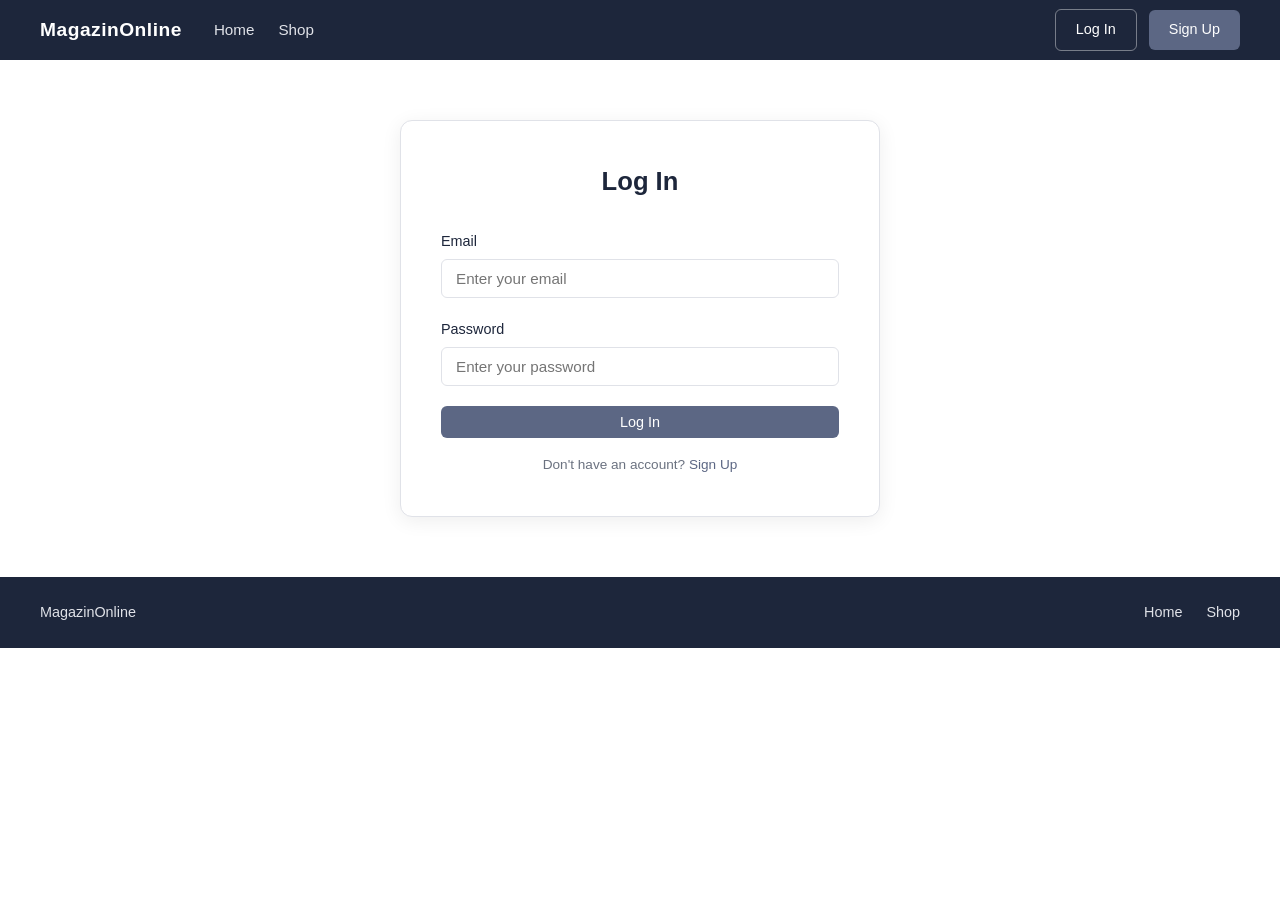
<file: admin-dashboard.html>
<!--Page made by Daria Mazareanu-->
<!DOCTYPE html>
<html lang="en">
<head>
    <meta charset="UTF-8">
    <meta name="viewport" content="width=device-width, initial-scale=1.0">
    <title>Admin Dashboard — MagazinOnline</title>
    <link rel="stylesheet" href="css/style.css">
</head>
<body>

    <div id="navbar"></div>

    <div class="page-wrapper">
        <h1 class="page-title">Administrator Dashboard</h1>

        <!-- Section for all of the applications that are pending request -->
        <div class="dashboard-section">
            <h2 class="section-title">Pending Requests</h2>
            <div id="pendingMessage" class="message" style="display:none;"></div>
            <div id="pendingList"></div>
            <div id="pendingEmpty" class="empty-state" style="display:none;">
                <p>No pending seller registrations.</p>
            </div>
        </div>

        <!-- All sellers -->
        <div class="dashboard-section">
            <h2 class="section-title">All Registered Sellers</h2>
            <div id="sellersMessage" class="message" style="display:none;"></div>
            <table class="data-table" id="sellersTable" style="display:none;">
                <thead>
                    <tr>
                        <th>Email</th>
                        <th>Status</th>
                        <th>Actions</th>
                    </tr>
                </thead>
                <tbody id="sellerTableBody"></tbody>
            </table>
            <div id="sellersEmpty" class="empty-state" style="display:none;">
                <p>No sellers registered yet.</p>
            </div>
        </div>

    </div>

    <footer>
        <span>MagazinOnline</span>
        <div>
            <a href="index.html">Home</a>
            <a href="shop.html">Shop</a>
        </div>
    </footer>

    <script src="js/auth.js"></script>
    <script src="js/navbar.js"></script>
    <script src="js/api.js"></script>

    <!--Script for the admin/manager functionalities-->

    <script>
        let allSellers = [];

        document.addEventListener('DOMContentLoaded', async () => {
            if (!isLoggedIn() || !isRole('ADMIN')) {
                window.location.href = 'login.html';
                return;
            }
            await loadSellers();
        });

        async function loadSellers() {
            try {
                allSellers = await getAllSellers();
                renderPending();
                renderAllSellers();
            } catch (e) {
                showSectionMessage('sellersMessage', 
                    'Cannot connect to server.', 'error');
            }
        }

        function renderPending() {
            const pendingList = document.getElementById('pendingList');
            const pendingEmpty = document.getElementById('pendingEmpty');
            pendingList.innerHTML = '';
            pendingEmpty.style.display = 'none';

            const pending = allSellers.filter(s => !s.approved && s.active);

            if (pending.length === 0) {
                pendingEmpty.style.display = 'block';
                return;
            }

            pendingList.innerHTML = pending.map(s => `
                <div class="offer-card">
                    <div class="offer-info">
                        <div class="offer-product">${s.email}</div>
                        <div class="offer-buyer">Requested seller registration</div>
                    </div>
                    <div class="offer-actions">
                        <button class="btn btn-success" onclick="doApprove(${s.id})">
                            Approve
                        </button>
                        <button class="btn btn-danger" onclick="doDeactivate(${s.id})">
                            Decline
                        </button>
                    </div>
                </div>
            `).join('');
        }

        function renderAllSellers() {
            const tbody = document.getElementById('sellerTableBody');
            const table = document.getElementById('sellersTable');
            const empty = document.getElementById('sellersEmpty');

            tbody.innerHTML = '';

            const approved = allSellers.filter(s => s.approved);

            if (approved.length === 0) {
                empty.style.display = 'block';
                table.style.display = 'none';
                return;
            }

            table.style.display = 'table';
            approved.forEach(s => {
                const isActive = s.active !== false;
                tbody.innerHTML += `
                    <tr>
                        <td>${s.email}</td>
                        <td>
                            <span class="badge ${isActive ? 
                                'badge-active' : 'badge-deactivated'}">
                                ${isActive ? 'Active' : 'Deactivated'}
                            </span>
                        </td>
                        <td>
                            ${isActive ? `
                                <button class="btn btn-danger" 
                                    onclick="doDeactivate(${s.id})">
                                    Deactivate
                                </button>
                            ` : `
                                <span style="color:var(--grey-text); 
                                    font-size:0.85rem;">
                                    Account deactivated
                                </span>
                            `}
                        </td>
                    </tr>
                `;
            });
        }

        async function doApprove(id) {
            const response = await approveSeller(id);
            if (response.includes('successfully')) {
                showSectionMessage('pendingMessage', 
                    'Seller approved successfully!', 'success');
            }
            await loadSellers();
        }

        async function doDeactivate(id) {
            if (!confirm('Are you sure you want to deactivate this seller? ' +
                'They will no longer be able to log in.')) return;
            const response = await deactivateSeller(id);
            if (response.includes('successfully')) {
                showSectionMessage('sellersMessage', 
                    'Seller deactivated successfully!', 'success');
            }
            await loadSellers();
        }

        function showSectionMessage(elementId, text, type) {
            const box = document.getElementById(elementId);
            box.textContent = text;
            box.className = `message message-${type}`;
            box.style.display = 'block';
            setTimeout(() => box.style.display = 'none', 4000);
        }
    </script>

</body>
</html>
</file>
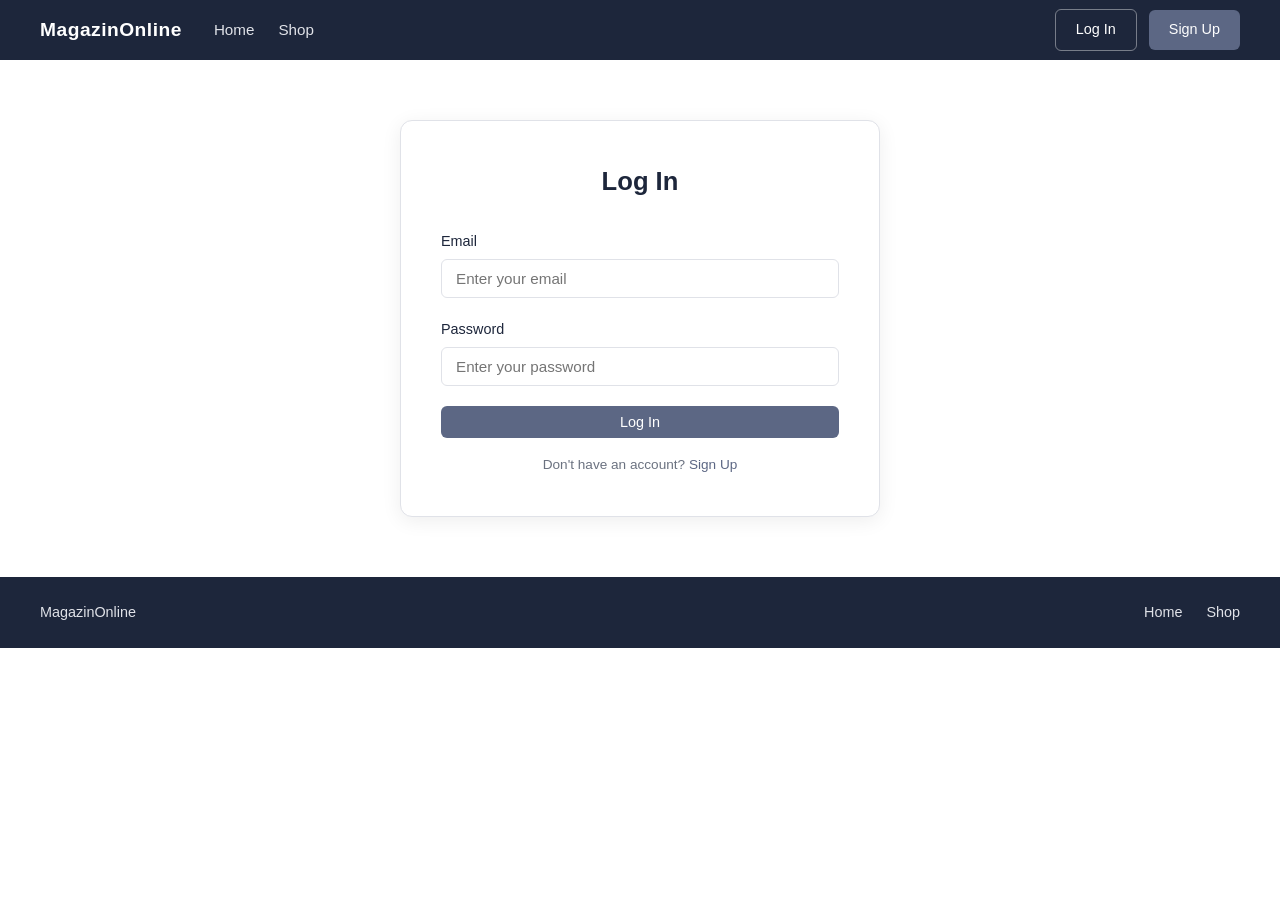
<file: login.html>
<!--Page made by Daria Mazareanu-->
<!DOCTYPE html>
<html lang="en">
<head>
    <meta charset="UTF-8">
    <meta name="viewport" content="width=device-width, initial-scale=1.0">
    <title>Login — MagazinOnline</title>
    <link rel="stylesheet" href="css/style.css">
</head>
<body>

    <div id="navbar"></div>

    <div class="form-wrapper">
        <h2 class="form-title">Log In</h2>

        <div id="message" class="message" style="display:none;"></div>

        <div class="form-group">
            <label for="email">Email</label>
            <input type="email" id="email" placeholder="Enter your email">
        </div>

        <div class="form-group">
            <label for="password">Password</label>
            <input type="password" id="password" placeholder="Enter your password">
        </div>

        <button class="btn btn-primary" style="width:100%;" onclick="handleLogin()">
            Log In
        </button>

        <p class="form-link">
            Don't have an account? <a href="register.html">Sign Up</a>
        </p>
    </div>

    <footer>
        <span>MagazinOnline</span>
        <div>
            <a href="index.html">Home</a>
            <a href="shop.html">Shop</a>
        </div>
    </footer>

    <script src="js/auth.js"></script>
    <script src="js/navbar.js"></script>
    <script src="js/api.js"></script>

    <!--Script for handling all user types, redirects to the appropriate pages (returned by the backend)-->
    <script>
        if (isLoggedIn()) {
            window.location.href = 'index.html';
        }

        async function handleLogin() {
            const email = document.getElementById('email').value.trim();
            const password = document.getElementById('password').value.trim();

            if (!email || !password) {
                showMessage('Please fill in all fields.', 'error');
                return;
            }

            try {
                const response = await login(email, password);

                if (response.includes('Login successful')) {
                    const role = response.split('Role: ')[1];
                    const name = localStorage.getItem('pendingName') || email;
                    localStorage.removeItem('pendingName');

                    saveUser(email, role, name);

                    if (role === 'ADMIN') {
                        window.location.href = 'admin-dashboard.html';
                    } else if (role === 'SELLER') {
                        window.location.href = 'seller-dashboard.html';
                    } else {
                        window.location.href = 'shop.html';
                    }

                } else if (response.includes('not approved')) {
                    showMessage('Your account is pending admin approval.', 'warning');
                } else if (response.includes('deactivated')) {
                    showMessage('Your account has been deactivated.', 'error');
                } else if (response.includes('not found')) {
                    showMessage('No account found with this email.', 'error');
                } else if (response.includes('Wrong password')) {
                    showMessage('Incorrect password.', 'error');
                } else {
                    showMessage('Something went wrong. Please try again.', 'error');
                }

            } catch (error) {
                showMessage('Cannot connect to server. Make sure the backend is running.', 'error');
            }
        }
        
        function showMessage(text, type) {
            const box = document.getElementById('message');
            box.textContent = text;
            box.className = `message message-${type}`;
            box.style.display = 'block';
        }

        document.addEventListener('keydown', function(e) {
            if (e.key === 'Enter') handleLogin();
        });
    </script>

</body>
</html>
</file>
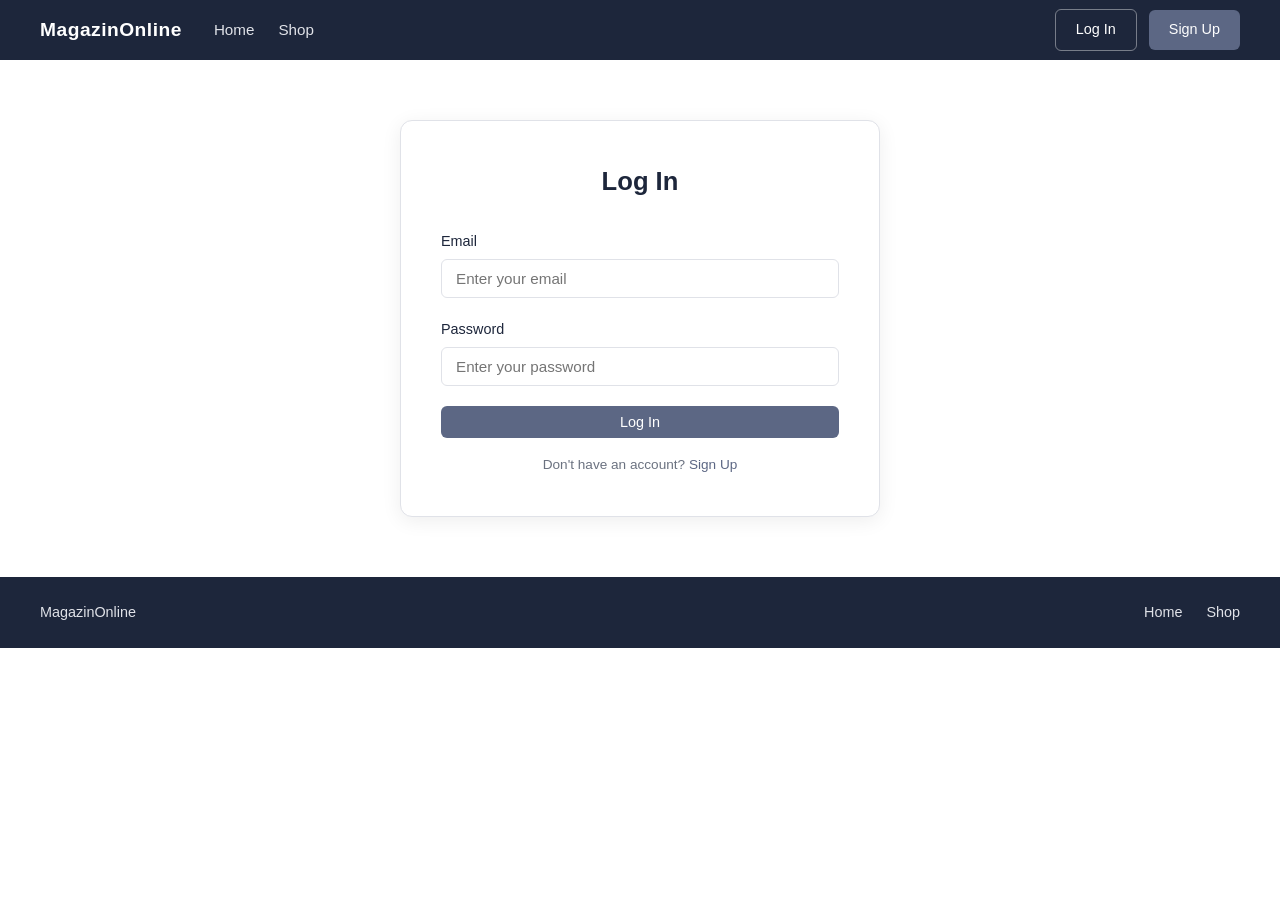
<file: my-account-buyer.html>
<!--Page made by Daria Mazareanu-->
<!DOCTYPE html>
<html lang="en">
<head>
    <meta charset="UTF-8">
    <meta name="viewport" content="width=device-width, initial-scale=1.0">
    <title>My Account — MagazinOnline</title>
    <link rel="stylesheet" href="css/style.css">
</head>
<body>

    <div id="navbar"></div>

    <div class="page-wrapper">

        <!-- Personal Info -->
        <div class="dashboard-section">
            <h2 class="section-title">My Personal Information</h2>
            <div class="account-info">
                <div class="account-info-row">
                    <span class="account-info-label">Email</span>
                    <span class="account-info-value" id="displayEmail"></span>
                </div>
                <div class="account-info-row">
                    <span class="account-info-label">Account Type</span>
                    <span class="account-info-value">
                        <span class="badge badge-active">Buyer</span>
                    </span>
                </div>
            </div>
        </div>

        <!-- Order history -->
        <div class="dashboard-section">
            <h2 class="section-title">My Order History</h2>
            <div id="historyMessage" class="message" style="display:none;"></div>
            <table class="data-table" id="historyTable" style="display:none;">
                <thead>
                    <tr>
                        <th>Transaction ID</th>
                        <th>Product</th>
                        <th>Seller</th>
                        <th>Final Price</th>
                        <th>Date</th>
                    </tr>
                </thead>
                <tbody id="buyerTableBody"></tbody>
            </table>
            <div id="historyEmpty" class="empty-state" style="display:none;">
                <p>You haven't purchased anything yet.</p>
                <a href="shop.html" class="btn btn-primary">
                    Browse Products
                </a>
            </div>
        </div>

    </div>

    <footer>
        <span>MagazinOnline</span>
        <div>
            <a href="index.html">Home</a>
            <a href="shop.html">Shop</a>
        </div>
    </footer>

    <script src="js/auth.js"></script>
    <script src="js/navbar.js"></script>
    <script src="js/api.js"></script>

<!--Script for personal information display, order history fetching, and veryfying the user is logged in as a proper account-->

    <script>
        document.addEventListener('DOMContentLoaded', async () => {
            if (!isLoggedIn() || !isRole('BUYER')) {
                window.location.href = 'login.html';
                return;
            }

            const user = getUser();

            // Fill personal info
            document.getElementById('displayEmail').textContent = 
                user.email;

            // Load order history
            try {
                const allHistory = await getSaleHistory();
                const myPurchases = allHistory.filter(
                    o => o.buyerEmail === user.email
                );

                const tbody = document.getElementById('buyerTableBody');
                const table = document.getElementById('historyTable');
                const empty = document.getElementById('historyEmpty');

                if (myPurchases.length === 0) {
                    empty.style.display = 'block';
                    return;
                }

                table.style.display = 'table';
                myPurchases.forEach(o => {
                    const date = new Date(o.soldAt).toLocaleDateString('en-GB');
                    tbody.innerHTML += `
                        <tr>
                            <td>#${o.id}</td>
                            <td>${o.productName}</td>
                            <td>${o.sellerEmail}</td>
                            <td>€${o.finalPrice.toFixed(2)}</td>
                            <td>${date}</td>
                        </tr>
                    `;
                });

            } catch (e) {
                document.getElementById('historyMessage').textContent = 
                    'Cannot connect to server.';
                document.getElementById('historyMessage').className = 
                    'message message-error';
                document.getElementById('historyMessage').style.display = 'block';
            }
        });
    </script>

</body>
</html>
</file>
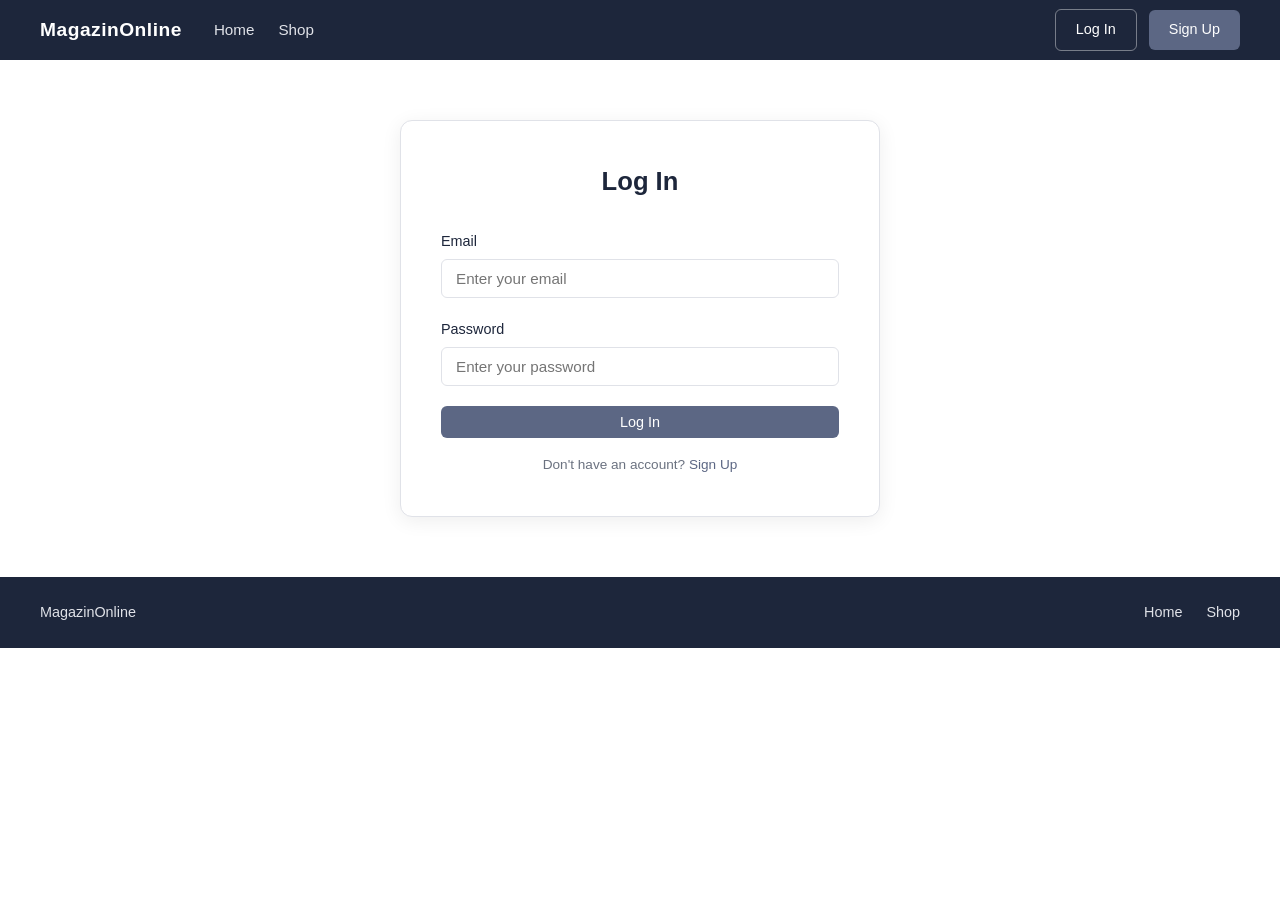
<file: my-account-seller.html>
<!--Page made by Daria Mazareanu-->
<!DOCTYPE html>
<html lang="en">
<head>
    <meta charset="UTF-8">
    <meta name="viewport" content="width=device-width, initial-scale=1.0">
    <title>My Business Account — MagazinOnline</title>
    <link rel="stylesheet" href="css/style.css">
</head>
<body>

    <div id="navbar"></div>

    <div class="page-wrapper">

        <!-- Business info data -->
        <div class="dashboard-section">
            <h2 class="section-title">My Business Information</h2>
            <div class="account-info">
                <div class="account-info-row">
                    <span class="account-info-label">Business Email</span>
                    <span class="account-info-value" id="displayEmail"></span>
                </div>
                <div class="account-info-row">
                    <span class="account-info-label">Account Type</span>
                    <span class="account-info-value">
                        <span class="badge badge-negotiable">Seller</span>
                    </span>
                </div>
            </div>
        </div>

        <!-- Sales history -->
        <div class="dashboard-section">
            <h2 class="section-title">My Sales History</h2>
            <div id="historyMessage" class="message" style="display:none;"></div>
            <table class="data-table" id="historyTable" style="display:none;">
                <thead>
                    <tr>
                        <th>Transaction ID</th>
                        <th>Product</th>
                        <th>Buyer</th>
                        <th>Final Price</th>
                        <th>Date</th>
                    </tr>
                </thead>
                <tbody id="sellerTableBody"></tbody>
            </table>
            <div id="historyEmpty" class="empty-state" style="display:none;">
                <p>You haven't made any sales yet.</p>
                <a href="seller-dashboard.html" class="btn btn-primary">
                    Go to My Business
                </a>
            </div>
        </div>

    </div>

    <footer>
        <span>MagazinOnline</span>
        <div>
            <a href="index.html">Home</a>
            <a href="shop.html">Shop</a>
        </div>
    </footer>

    <script src="js/auth.js"></script>
    <script src="js/navbar.js"></script>
    <script src="js/api.js"></script>

    <!--Script for personal information display, order history fetching, and veryfying the user is logged in as a proper account-->

    <script>
        document.addEventListener('DOMContentLoaded', async () => {
            if (!isLoggedIn() || !isRole('SELLER')) {
                window.location.href = 'login.html';
                return;
            }

            const user = getUser();

            // Fill business info
            document.getElementById('displayEmail').textContent = 
                user.email;

            // Load sales history
            try {
                const allHistory = await getSaleHistory();
                const mySales = allHistory.filter(
                    o => o.sellerEmail === user.email
                );

                const tbody = document.getElementById('sellerTableBody');
                const table = document.getElementById('historyTable');
                const empty = document.getElementById('historyEmpty');

                if (mySales.length === 0) {
                    empty.style.display = 'block';
                    return;
                }

                table.style.display = 'table';
                mySales.forEach(o => {
                    const date = new Date(o.soldAt).toLocaleDateString('en-GB');
                    tbody.innerHTML += `
                        <tr>
                            <td>#${o.id}</td>
                            <td>${o.productName}</td>
                            <td>${o.buyerEmail}</td>
                            <td>€${o.finalPrice.toFixed(2)}</td>
                            <td>${date}</td>
                        </tr>
                    `;
                });

            } catch (e) {
                const box = document.getElementById('historyMessage');
                box.textContent = 'Cannot connect to server.';
                box.className = 'message message-error';
                box.style.display = 'block';
            }
        });
    </script>

</body>
</html>
</file>
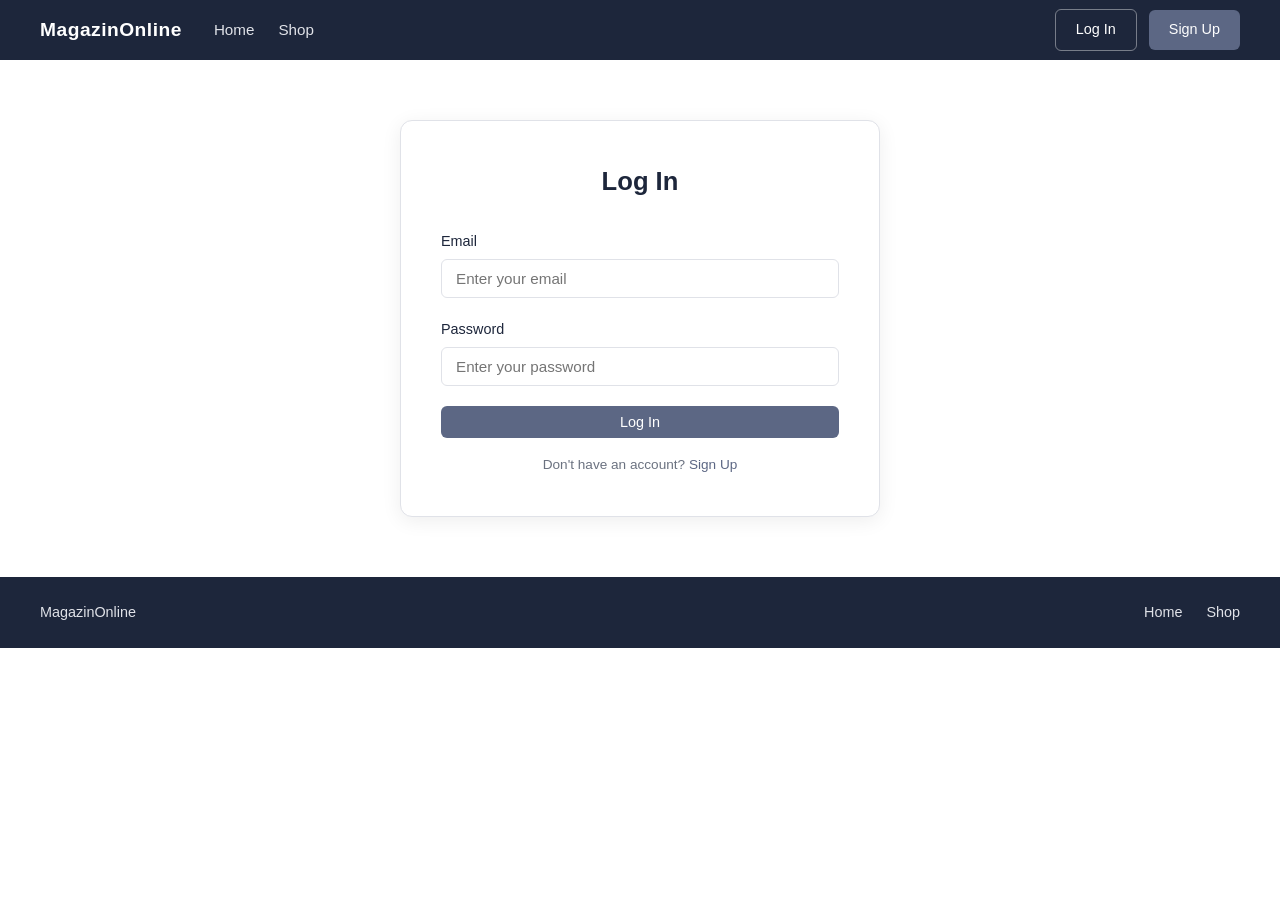
<file: product-detail.html>
<!--Page done and completed by Gaukhar Suleimenova-->
<!DOCTYPE html>
<html lang="en">
<head>
    <meta charset="UTF-8">
    <meta name="viewport" content="width=device-width, initial-scale=1.0">
    <title>Product Detail — MagazinOnline</title>
    <link rel="stylesheet" href="css/style.css">
</head>
<body>

    <div id="navbar"></div>

    <div class="page-wrapper">


    <!-- Page informing about the successful purchase -->
    <div id="successScreen" style="display:none;">
        <div class="success-screen">
            <div class="success-icon">✓</div>
            <h2>Purchase Successful!</h2>
            <p>You bought <strong id="successProductName"></strong></p>
            <p class="success-price">Final price: €<span id="successPrice"></span></p>
            <p class="success-note">Redirecting to shop in 4 seconds...</p>
            <a href="shop.html" class="btn btn-primary" style="margin-top: 24px;">
                Back to Shop
            </a>
        </div>
    </div>

        <a href="shop.html" class="btn btn-outline" 
            style="color:var(--navy); border-color:var(--grey-mid); 
                   margin-bottom:32px; display:inline-block;">
            ← Back to Shop
        </a>

        <div id="message" class="message" style="display:none;"></div>

        <div id="productDetail" style="display:none;">

            <div class="product-detail-card">

                <div class="product-detail-info">
                    <span class="badge" id="negotiableBadge"></span>
                    <h1 class="product-detail-name" id="productName"></h1>
                    <div class="product-detail-price" id="productPrice"></div>
                    <div class="product-detail-seller" id="productSeller"></div>
                    <p class="product-detail-description" id="productDescription"></p>
                </div>

                <div class="product-detail-actions">

                    <div id="actionMessage" class="message" style="display:none;"></div>

                    <!-- STATE 1: negotiable, no offer yet -->
                        <div id="state1" style="display:none;">
                            <p class="action-label">Negotiate the price with the seller</p>
                            <div class="offer-input-row">
                                <input 
                                    type="number" 
                                    id="offerPrice" 
                                    placeholder="Your offer price (€)"
                                    class="offer-input"
                                >
                                <button class="btn btn-primary" onclick="submitOffer()">
                                    Request
                                </button>
                            </div>
                            <p class="action-note">
                                ⚠️ Negotiation may take 2-3 business days depending on the seller.
                            </p>
                        </div>

                    <!-- STATE 1b: negotiable, offer PENDING -->
                        <div id="state1b" style="display:none;">
                            <div class="message message-info">
                                Your offer has been sent! Waiting for the seller to respond.
                            </div>
                            <p class="action-note">
                                ⚠️ Negotiation may take 2-3 business days depending on the seller.
                            </p>
                        </div>

                    <!-- STATE 2: fixed price only -->
                    <div id="state2" style="display:none;">
                        <div class="message message-info">
                            The price is fixed and can't be negotiated!
                        </div>
                        <button class="btn btn-primary btn-full" onclick="buyFixed()">
                            Buy for fixed price (€<span id="fixedPrice2"></span>)
                        </button>
                    </div>

                    <!-- STATE 3: offer REJECTED -->
                        <div id="state3" style="display:none;">
                            <div class="message message-error">
                                Your previous offer was declined by the seller. Please try again with a higher price.
                            </div>
                            <div class="offer-input-row">
                                <input 
                                    type="number" 
                                    id="offerPriceRetry" 
                                    placeholder="Your new offer price (€)"
                                    class="offer-input"
                                >
                                <button class="btn btn-primary" onclick="submitOfferRetry()">
                                    Request
                                </button>
                            </div>
                            <p class="action-note">
                                ⚠️ Negotiation may take 2-3 business days depending on the seller.
                            </p>
                        </div>

                    <!-- STATE 4: offer APPROVED -->
                    <div id="state4" style="display:none;">
                        <div class="message message-success">
                            Your negotiation offer has been approved by the seller!
                        </div>
                        <button class="btn btn-success btn-full" onclick="buyApproved()">
                            Buy for (€<span id="approvedPrice"></span>)
                        </button>
                    </div>

                </div>
            </div>
        </div>

    </div>

    <footer>
        <span>MagazinOnline</span>
        <div>
            <a href="index.html">Home</a>
            <a href="shop.html">Shop</a>
        </div>
    </footer>

    <script src="js/auth.js"></script>
    <script src="js/navbar.js"></script>
    <script src="js/api.js"></script>

    <!--JS logic for loading the product details (first and foremost we don't let the sellers to be able to purchase items!)-->
    <script>
        let currentProduct = null;
            let currentOffer = null;

            document.addEventListener('DOMContentLoaded', async function() {
                if (!isLoggedIn()) {
                    window.location.href = 'login.html';
                    return;
                }

                if (isRole('SELLER')) {
                    window.location.href = 'shop.html';
                    return;
                }

                const params = new URLSearchParams(window.location.search);
                const productId = params.get('id');

                if (!productId) {
                    showMessage('Product not found.', 'error');
                    return;
                }

                try {
                    const products = await getAllProducts();
                    currentProduct = products.find(p => p.id == productId);

                    if (!currentProduct) {
                        showMessage('Product not found or no longer available.', 'error');
                        return;
                    }

                    // Fill in product info
                    document.getElementById('productName').textContent = currentProduct.name;
                    document.getElementById('productPrice').textContent = 
                        `€${currentProduct.price.toFixed(2)}`;
                    document.getElementById('productSeller').textContent = 
                        `Seller: ${currentProduct.sellerEmail}`;
                    document.getElementById('productDescription').textContent = 
                        currentProduct.description;

                    const badge = document.getElementById('negotiableBadge');
                    badge.textContent = currentProduct.negotiable ? 'Negotiable' : 'Fixed Price';
                    badge.className = `badge ${currentProduct.negotiable ? 
                        'badge-negotiable' : 'badge-fixed'}`;

                    document.getElementById('productDetail').style.display = 'block';

                    if (!currentProduct.negotiable) {
                        showState('state2');
                        document.getElementById('fixedPrice2').textContent = 
                            currentProduct.price.toFixed(2);
                    } else {
                        const user = getUser();
                        currentOffer = await getOfferByProductAndBuyer(
                            currentProduct.id, user.email
                        );

                        if (!currentOffer) {
                            showState('state1');
                        } else if (currentOffer.status === 'PENDING') {
                            showState('state1b');
                        } else if (currentOffer.status === 'REJECTED') {
                            showState('state3');
                        } else if (currentOffer.status === 'APPROVED') {
                            showState('state4');
                            document.getElementById('approvedPrice').textContent = 
                                currentOffer.offeredPrice.toFixed(2);
                        }
                    }

                } catch (error) {
                    console.log('Error:', error);
                    showMessage('Cannot connect to server. Make sure the backend is running.', 'error');
                }
            });

            async function submitOffer() {
            const priceInput = document.getElementById('offerPrice');
            const price = parseFloat(priceInput.value);

            if (!price || price <= 0) {
                showActionMessage('Please enter a valid price.', 'error');
                return;
            }

            const user = getUser();
            const response = await makeOffer(currentProduct.id, user.email, price);

            if (response.includes('successfully')) {
                showActionMessage('Offer sent successfully!', 'success');
                setTimeout(() => location.reload(), 1500);
            } else {
                // Show whatever the backend returns directly
                showActionMessage(response, 'error');
            }
        }

        async function submitOfferRetry() {
            const priceInput = document.getElementById('offerPriceRetry');
            const price = parseFloat(priceInput.value);

            if (!price || price <= 0) {
                showActionMessage('Please enter a valid price.', 'error');
                return;
            }

            const user = getUser();
            const response = await makeOffer(currentProduct.id, user.email, price);

            if (response.includes('successfully')) {
                showActionMessage('New offer sent successfully!', 'success');
                setTimeout(() => location.reload(), 1500);
            } else {
                showActionMessage(response, 'error');
            }
        }

            async function buyFixed() {
                const user = getUser();
                const response = await purchaseProduct(currentProduct.id, user.email);
                if (response.includes('successful')) {
                    showSuccessScreen(currentProduct.price.toFixed(2));
                } else {
                    showActionMessage(response, 'error');
                }
            }

            async function buyApproved() {
                const user = getUser();
                const response = await purchaseProduct(currentProduct.id, user.email);
                if (response.includes('successful')) {
                    showSuccessScreen(currentOffer.offeredPrice.toFixed(2));
                } else {
                    showActionMessage(response, 'error');
                }
            }

            function showSuccessScreen(price) {
                document.getElementById('productDetail').style.display = 'none';
                document.getElementById('successScreen').style.display = 'block';
                document.getElementById('successPrice').textContent = price;
                document.getElementById('successProductName').textContent = currentProduct.name;
                window.scrollTo(0, 0);
                setTimeout(() => window.location.href = 'shop.html', 4000);
            }

            function showState(stateId) {
                ['state1','state1b','state2','state3','state4'].forEach(id => {
                    document.getElementById(id).style.display = 'none';
                });
                document.getElementById(stateId).style.display = 'block';
            }

            function showMessage(text, type) {
                const box = document.getElementById('message');
                box.textContent = text;
                box.className = `message message-${type}`;
                box.style.display = 'block';
            }

            function showActionMessage(text, type) {
                const box = document.getElementById('actionMessage');
                box.textContent = text;
                box.className = `message message-${type}`;
                box.style.display = 'block'; 
            }
    </script>
</body>
</html>
</file>
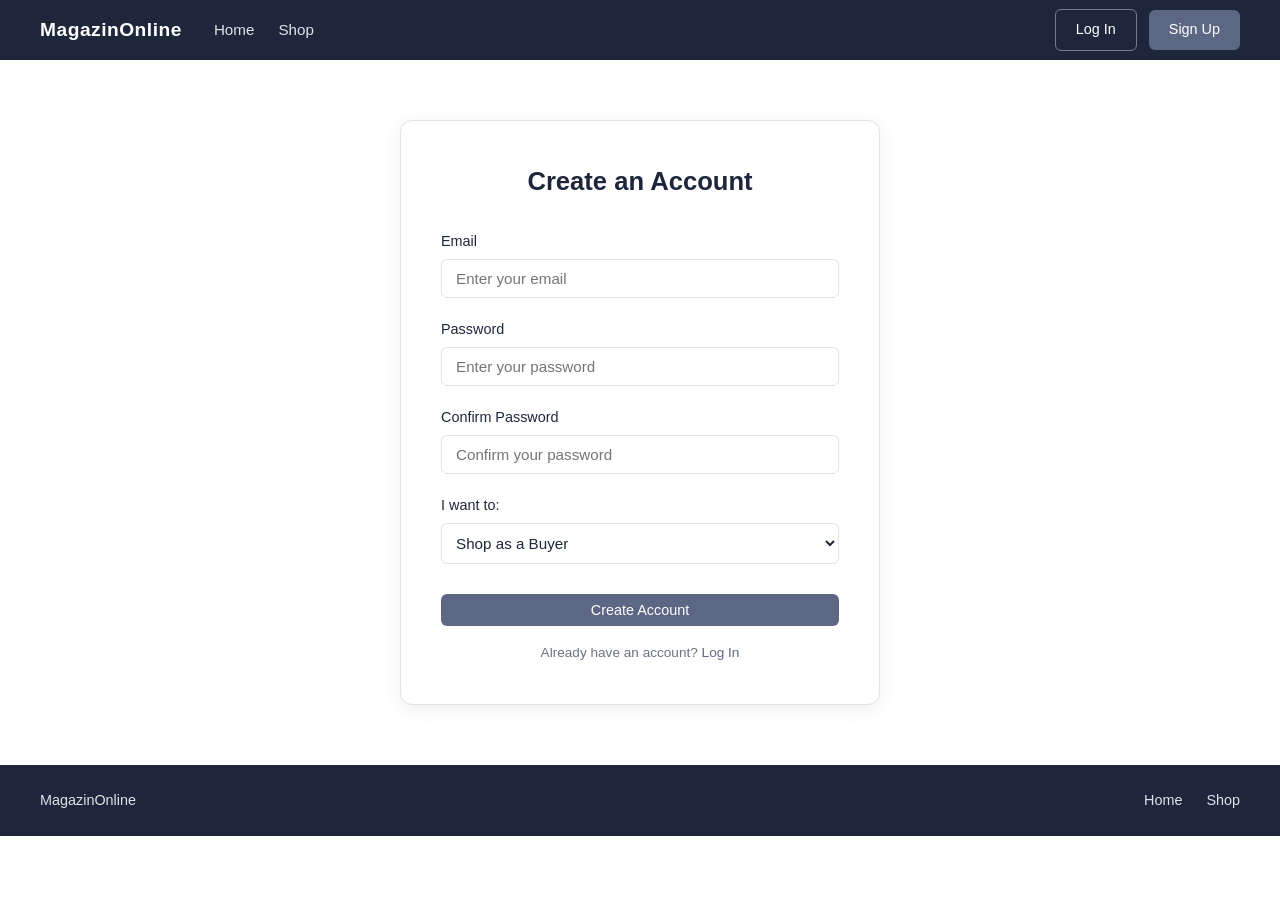
<file: register.html>
<!--Page made by Daria Mazareanu-->
<!DOCTYPE html>
<html lang="en">
<head>
    <meta charset="UTF-8">
    <meta name="viewport" content="width=device-width, initial-scale=1.0">
    <title>Register — MagazinOnline</title>
    <link rel="stylesheet" href="css/style.css">
</head>
<body>

    <div id="navbar"></div>

    <div class="form-wrapper">
        <h2 class="form-title">Create an Account</h2>

        <div id="message" class="message" style="display:none;"></div>

        <div class="form-group">
            <label for="email">Email</label>
            <input type="email" id="email" placeholder="Enter your email">
        </div>

        <div class="form-group">
            <label for="password">Password</label>
            <input type="password" id="password" placeholder="Enter your password">
        </div>

        <div class="form-group">
            <label for="confirmPassword">Confirm Password</label>
            <input type="password" id="confirmPassword" 
                placeholder="Confirm your password">
        </div>

        <div class="form-group">
            <label for="role">I want to:</label>
            <select id="role" style="width:100%; padding:10px; 
                border:1px solid var(--grey-mid); border-radius:6px; 
                font-size:0.95rem; color:var(--navy); background:white;">
                <option value="BUYER">Shop as a Buyer</option>
                <option value="SELLER">Sell as a Business</option>
            </select>
        </div>

        <button class="btn btn-primary" style="width:100%; margin-top:10px;" 
            onclick="handleRegister()">
            Create Account
        </button>

        <p class="form-link">
            Already have an account? <a href="login.html">Log In</a>
        </p>
    </div>

    <footer>
        <span>MagazinOnline</span>
        <div>
            <a href="index.html">Home</a>
            <a href="shop.html">Shop</a>
        </div>
    </footer>

    <script src="js/auth.js"></script>
    <script src="js/navbar.js"></script>
    <script src="js/api.js"></script>
    <script>
        if (isLoggedIn()) {
            window.location.href = 'index.html';
        }

        // Pre-selects the seller account choice when enterging "Register as a seller" on the main page
        const params = new URLSearchParams(window.location.search);
        if (params.get('role') === 'seller') {
            document.getElementById('role').value = 'SELLER';
        }

        async function handleRegister() {
            const email = document.getElementById('email').value.trim();
            const password = document.getElementById('password').value.trim();
            const confirmPassword = document.getElementById('confirmPassword').value.trim();
            const role = document.getElementById('role').value;

            if (!email || !password || !confirmPassword) {
                showMessage('Please fill in all fields.', 'error');
                return;
            }

            if (password !== confirmPassword) {
                showMessage('Passwords do not match.', 'error');
                return;
            }

            try {
                let response;
                if (role === 'BUYER') {
                    response = await registerBuyer(email, password);
                } else {
                    response = await registerSeller(email, password);
                }

                if (response.includes('successfully') || response.includes('registered')) {
                    showMessage('Account created successfully! Redirecting to login...', 'success');
                    setTimeout(() => window.location.href = 'login.html', 2000);
                } else {
                    showMessage(response, 'error');
                }

            } catch (error) {
                showMessage('Cannot connect to server. Make sure the backend is running.', 'error');
            }
        }

        function showMessage(text, type) {
            const box = document.getElementById('message');
            box.textContent = text;
            box.className = `message message-${type}`;
            box.style.display = 'block';
        }

        document.addEventListener('keydown', function(e) {
            if (e.key === 'Enter') handleRegister();
        });
    </script>

</body>
</html>
</file>
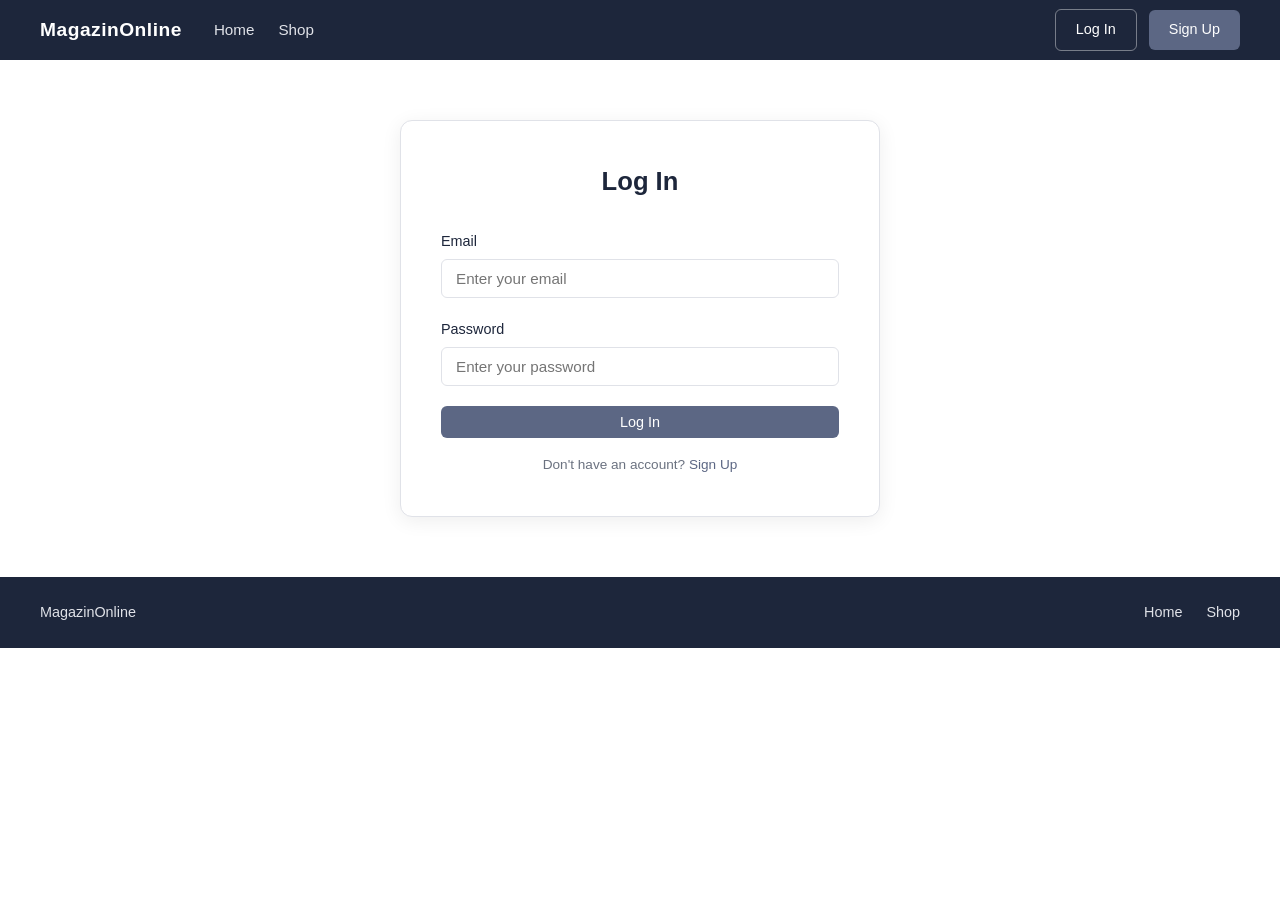
<file: seller-dashboard.html>
<!--Page done and completed by Gaukhar Suleimenova-->
<!DOCTYPE html>
<html lang="en">
<head>
    <meta charset="UTF-8">
    <meta name="viewport" content="width=device-width, initial-scale=1.0">
    <title>My Business — MagazinOnline</title>
    <link rel="stylesheet" href="css/style.css">
</head>
<body>

    <div id="navbar"></div>

    <div class="page-wrapper">

        <h1 class="page-title">My Business</h1>

        <!-- Section for all the pending offers made by buyers -->
        <div class="dashboard-section">
            <h2 class="section-title">Pending Requests</h2>
            <div id="offersMessage" class="message" style="display:none;"></div>
            <div id="offersList"></div>
            <div id="offersEmpty" class="empty-state" style="display:none;">
                <p>No pending offers at the moment.</p>
            </div>
        </div>

        <!-- Product selection of the seller -->
        <div class="dashboard-section">
            <h2 class="section-title">My Products</h2>
            <div id="productsMessage" class="message" style="display:none;"></div>
            <div class="product-grid" id="myProductsGrid"></div>
            <div id="productsEmpty" class="empty-state" style="display:none;">
                <p>You haven't added any products yet.</p>
            </div>
        </div>

        <!-- Adding more products -->
        <div class="dashboard-section">
            <h2 class="section-title">Add New Product</h2>
            <div id="addMessage" class="message" style="display:none;"></div>
            <div class="add-product-form">

                <div class="form-group">
                    <label>Product Name</label>
                    <input type="text" id="productName" placeholder="Enter product name">
                </div>

                <div class="form-group">
                    <label>Price (€)</label>
                    <input type="number" id="productPrice" placeholder="Enter price">
                </div>

                <div class="form-group">
                    <label>Description</label>
                    <input type="text" id="productDescription" 
                        placeholder="Enter product description">
                </div>

                <div class="form-group">
                    <label class="checkbox-label">
                        <input type="checkbox" id="productNegotiable" 
                            onchange="toggleMinPrice()">
                        <span>This product is negotiable</span>
                    </label>
                </div>

                <div class="form-group" id="minPriceGroup" style="display:none;">
                    <label>Minimum Price (€)</label>
                    <input type="number" id="productMinPrice" 
                        placeholder="Enter minimum accepted price">
                </div>

                <button class="btn btn-primary" onclick="handleAddProduct()">
                    Add Product
                </button>

            </div>
        </div>

    </div>

    <footer>
        <span>MagazinOnline</span>
        <div>
            <a href="index.html">Home</a>
            <a href="shop.html">Shop</a>
        </div>
    </footer>

    <script src="js/auth.js"></script>
    <script src="js/navbar.js"></script>
    <script src="js/api.js"></script>
    <script>
        document.addEventListener('DOMContentLoaded', async function() {
            // Must be logged in as seller
            if (!isLoggedIn() || !isRole('SELLER')) {
                window.location.href = 'login.html';
                return;
            }

            await loadOffers();
            await loadMyProducts();
        });

        async function loadOffers() {
            const user = getUser();
            const offersList = document.getElementById('offersList');
            const offersEmpty = document.getElementById('offersEmpty');

            // Clear everything first
            offersList.innerHTML = '';
            offersEmpty.style.display = 'none';

            try {
                const offers = await getOffersBySellerEmail(user.email);
                const pending = offers.filter(o => o.status === 'PENDING');

                if (pending.length === 0) {
                    offersEmpty.style.display = 'block';
                    return;
                }

                offersList.innerHTML = pending.map(offer => `
                    <div class="offer-card">
                        <div class="offer-info">
                            <div class="offer-product">${offer.product.name}</div>
                            <div class="offer-buyer">Buyer: ${offer.buyer.email}</div>
                            <div class="offer-price">
                                Offered price: 
                                <strong>€${offer.offeredPrice.toFixed(2)}</strong>
                                (original: €${offer.product.price.toFixed(2)})
                            </div>
                        </div>
                        <div class="offer-actions">
                            <button class="btn btn-success" 
                                onclick="handleApprove(${offer.id})">
                                Accept
                            </button>
                            <button class="btn btn-danger" 
                                onclick="handleReject(${offer.id})">
                                Reject
                            </button>
                        </div>
                    </div>
                `).join('');

            } catch (error) {
                showSectionMessage('offersMessage', 'Cannot load offers.', 'error');
            }
        }

        async function handleApprove(offerId) {
            const user = getUser();
            const response = await approveOffer(offerId, user.email);
            if (response.includes('approved')) {
                showSectionMessage('offersMessage', 
                    'Offer approved successfully!', 'success');
                await loadOffers();
            } else {
                showSectionMessage('offersMessage', response, 'error');
            }
        }

        async function handleReject(offerId) {
            const user = getUser();
            const response = await rejectOffer(offerId, user.email);
            if (response.includes('rejected')) {
                showSectionMessage('offersMessage', 
                    'Offer rejected.', 'success');
                await loadOffers();
            } else {
                showSectionMessage('offersMessage', response, 'error');
            }
        }

        async function loadMyProducts() {
            const user = getUser();
            try {
                const allProducts = await getAllProducts();
                const myProducts = allProducts.filter(
                    p => p.sellerEmail === user.email
                );

                if (myProducts.length === 0) {
                    document.getElementById('productsEmpty').style.display = 'block';
                    return;
                }

                document.getElementById('myProductsGrid').innerHTML = 
                    myProducts.map(product => `
                        <div class="card">
                            <div class="card-body">
                                <span class="badge ${product.negotiable ? 
                                    'badge-negotiable' : 'badge-fixed'}">
                                    ${product.negotiable ? 'Negotiable' : 'Fixed Price'}
                                </span>
                                <div class="card-title">${product.name}</div>
                                <div class="card-price">€${product.price.toFixed(2)}</div>
                                <div class="card-description">${product.description}</div>
                                <button class="btn btn-danger" 
                                    style="width:100%; margin-top:8px;"
                                    onclick="handleDelete(${product.id})">
                                    Delete Product
                                </button>
                            </div>
                        </div>
                    `).join('');

            } catch (error) {
                showSectionMessage('productsMessage', 
                    'Cannot load products.', 'error');
            }
        }

        async function handleDelete(productId) {
            if (!confirm('Are you sure you want to delete this product?')) return;

            const user = getUser();
            const response = await deleteProduct(productId, user.email);

            if (response.includes('successfully')) {
                showSectionMessage('productsMessage', 
                    'Product deleted successfully!', 'success');
                await loadMyProducts();
            } else {
                showSectionMessage('productsMessage', response, 'error');
            }
        }

        function toggleMinPrice() {
            const negotiable = document.getElementById('productNegotiable').checked;
            document.getElementById('minPriceGroup').style.display = 
                negotiable ? 'block' : 'none';
        }

        async function handleAddProduct() {
            const name = document.getElementById('productName').value.trim();
            const price = parseFloat(document.getElementById('productPrice').value);
            const description = document.getElementById('productDescription').value.trim();
            const negotiable = document.getElementById('productNegotiable').checked;
            const minPrice = parseFloat(
                document.getElementById('productMinPrice').value
            );

            if (!name || !price || !description) {
                showSectionMessage('addMessage', 
                    'Please fill in all fields.', 'error');
                return;
            }

            if (negotiable && !minPrice) {
                showSectionMessage('addMessage', 
                    'Please enter a minimum price for negotiable products.', 'error');
                return;
            }

            const user = getUser();
            const response = await addProduct(
                name, price, description, negotiable,
                negotiable ? minPrice : null,
                user.email
            );

            if (response.includes('successfully')) {
                showSectionMessage('addMessage', 
                    'Product added successfully!', 'success');
                // Clear form
                document.getElementById('productName').value = '';
                document.getElementById('productPrice').value = '';
                document.getElementById('productDescription').value = '';
                document.getElementById('productNegotiable').checked = false;
                document.getElementById('productMinPrice').value = '';
                document.getElementById('minPriceGroup').style.display = 'none';
                await loadMyProducts();
            } else {
                showSectionMessage('addMessage', response, 'error');
            }
        }

       //temporary feedback message with a 4 seconds timer
        function showSectionMessage(elementId, text, type) {
            const box = document.getElementById(elementId);
            box.textContent = text;
            box.className = `message message-${type}`;
            box.style.display = 'block';
            setTimeout(() => box.style.display = 'none', 4000);
        }
    </script>

</body>
</html>
</file>
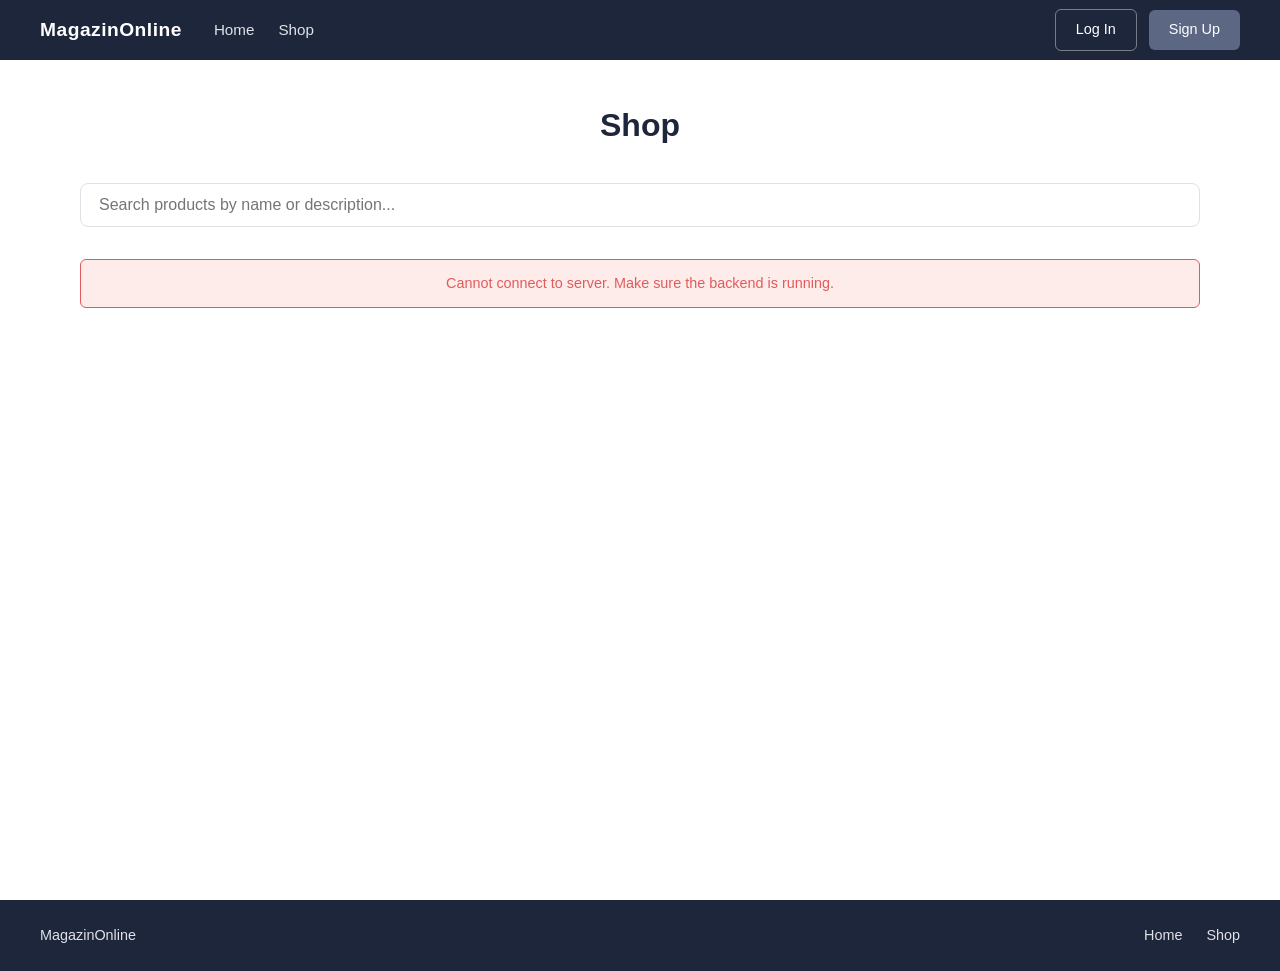
<file: shop.html>
<!--Page done and completed by Gaukhar Suleimenova-->
<!DOCTYPE html>
<html lang="en">
<head>
    <meta charset="UTF-8">
    <meta name="viewport" content="width=device-width, initial-scale=1.0">
    <title>Shop — MagazinOnline</title>
    <link rel="stylesheet" href="css/style.css">
</head>
<body>

    <!-- Loading the navbar from folder js/navbar.js -->
    <div id="navbar"></div>

    <div class="page-wrapper">

        <h1 class="page-title">Shop</h1>

        <!-- Search bar -->
        <div class="shop-search">
            <input 
                type="text" 
                id="searchInput" 
                placeholder="Search products by name or description..."
                oninput="filterProducts()"
            >
        </div>

        <!--Communication with the user: -->

        <div id="message" class="message" style="display:none;"></div>

        <div class="product-grid" id="productGrid"></div>

        <div class="empty-state" id="emptyState" style="display:none;">
            <p>No products found.</p>
            <p>Try a different search or check back later!</p>
        </div>

    </div>

    <!-- footer or lower navbar -->
    <footer>
        <span>MagazinOnline</span>
        <div>
            <a href="index.html">Home</a>
            <a href="shop.html">Shop</a>
        </div>
    </footer>

    <script src="js/auth.js"></script>
    <script src="js/navbar.js"></script>
    <script src="js/api.js"></script>
    <!--Getting everything together for the shop page/communication with the backend!-->
    <script>
        let allProducts = [];

        document.addEventListener('DOMContentLoaded', async function() {
            await loadProducts();

            // Check if coming from homepage with a search query
            const params = new URLSearchParams(window.location.search);
            const query = params.get('search');
            if (query) {
                document.getElementById('searchInput').value = query;
                filterProducts();
            }
        });

        async function loadProducts() {
            try {
                allProducts = await getAllProducts();
                renderProducts(allProducts);
            } catch (error) {
                showMessage('Cannot connect to server. Make sure the backend is running.', 'error');
            }
        }

        function renderProducts(products) {
            const grid = document.getElementById('productGrid');
            const emptyState = document.getElementById('emptyState');

            if (products.length === 0) {
                grid.innerHTML = '';
                emptyState.style.display = 'block';
                return;
            }

            emptyState.style.display = 'none';

            const isSeller = isLoggedIn() && isRole('SELLER');

            grid.innerHTML = products.map(product => `
                <div class="card" onclick="${isSeller ? '' : `goToProduct(${product.id})`}" 
                    style="cursor:${isSeller ? 'default' : 'pointer'};">
                    <div class="card-body">
                        <span class="badge ${product.negotiable ? 
                            'badge-negotiable' : 'badge-fixed'}">
                            ${product.negotiable ? 'Negotiable' : 'Fixed Price'}
                        </span>
                        <div class="card-title">${product.name}</div>
                        <div class="card-price">€${product.price.toFixed(2)}</div>
                        <div class="card-description">${product.description}</div>
                        <div class="card-seller">Seller: ${product.sellerEmail}</div>
                        ${!isSeller ? `
                            <button class="btn btn-primary" style="width:100%; margin-top:8px;">
                                View Product
                            </button>
                        ` : `
                            <p style="color:var(--grey-text); font-size:0.85rem; margin-top:8px;">
                                Sellers cannot purchase products.
                            </p>
                        `}
                    </div>
                </div>
            `).join('');
        }

        function filterProducts() {
            const query = document.getElementById('searchInput')
                .value.toLowerCase().trim();

            if (!query) {
                renderProducts(allProducts);
                return;
            }

            const filtered = allProducts.filter(product =>
                product.name.toLowerCase().includes(query) ||
                product.description.toLowerCase().includes(query)
            );

            renderProducts(filtered);
        }

        function goToProduct(productId) {
            window.location.href = `product-detail.html?id=${productId}`;
        }

        function showMessage(text, type) {
            const box = document.getElementById('message');
            box.textContent = text;
            box.className = `message message-${type}`;
            box.style.display = 'block';
        }
    </script>

</body>
</html>
</file>
<file: css/style.css>
/*
CSS Design/We pages layout made together by Gaukhar Suleimenova and Daria Mazareanu based on the pages both made
*/

/* Color palette */
:root {
    --white:      #FFFFFF;
    --blue-grey:  #5C6784;
    --navy:       #1D263B;

    --grey-light: #f4f5f7;
    --grey-mid:   #e0e2e8;
    --grey-text:  #6b7280;

    --success:    #4caf7d;
    --error:      #e05c5c;
    --warning:    #f0a500;
}

/* reset and base */
* {
    margin: 0;
    padding: 0;
    box-sizing: border-box;
}

body {
    font-family: 'Segoe UI', Tahoma, Geneva, Verdana, sans-serif;
    background-color: var(--white);
    color: var(--navy);
    font-size: 16px;
    line-height: 1.6;
}

a {
    text-decoration: none;
    color: inherit;
}

/* navbar style */
#navbar {
    background-color: var(--navy);
    padding: 0 40px;
    height: 60px;
    display: flex;
    align-items: center;
    justify-content: space-between;
    position: sticky;
    top: 0;
    z-index: 1000;
}

.navbar-left {
    display: flex;
    align-items: center;
    gap: 32px;
}

.navbar-brand {
    color: var(--white);
    font-size: 1.2rem;
    font-weight: 700;
    letter-spacing: 0.5px;
}

.navbar-links {
    display: flex;
    gap: 24px;
}

.navbar-links a {
    color: var(--grey-mid);
    font-size: 0.95rem;
    transition: color 0.2s;
}

.navbar-links a:hover {
    color: var(--white);
}

.navbar-right {
    display: flex;
    align-items: center;
    gap: 12px;
}

/* dropdown menu */
.dropdown {
    position: relative;
}

.dropdown-menu {
    display: none;
    position: absolute;
    right: 0;
    top: calc(100% + 8px);
    background-color: var(--white);
    border: 1px solid var(--grey-mid);
    border-radius: 8px;
    min-width: 200px;
    box-shadow: 0 4px 16px rgba(0,0,0,0.12);
    overflow: hidden;
    z-index: 999;
}

.dropdown-menu.open {
    display: block;
}

.dropdown-menu a {
    display: block;
    padding: 12px 20px;
    color: var(--navy);
    font-size: 0.9rem;
    font-weight: 500;
    transition: background 0.15s;
    border-bottom: 1px solid var(--grey-mid);
}

.dropdown-menu a:last-child {
    border-bottom: none;
}

.dropdown-menu a:hover {
    background-color: var(--grey-light);
    color: var(--blue-grey);
}

.dropdown-toggle {
    display: flex;
    align-items: center;
    gap: 6px;
    padding: 8px 16px;
    background-color: var(--blue-grey);
    color: var(--white);
    border: none;
    border-radius: 6px;
    font-size: 0.9rem;
    font-weight: 500;
    cursor: pointer;
    transition: background 0.2s;
}

.dropdown-toggle:hover {
    background-color: #4a5570;
}

/* buttons */
.btn {
    padding: 8px 20px;
    border-radius: 6px;
    font-size: 0.9rem;
    font-weight: 500;
    cursor: pointer;
    border: none;
    transition: all 0.2s;
    display: inline-block;
}

.btn-primary {
    background-color: var(--blue-grey);
    color: var(--white);
}

.btn-primary:hover {
    background-color: var(--navy);
}

.btn-outline {
    background-color: transparent;
    color: var(--white);
    border: 1px solid rgba(255,255,255,0.4);
    font-size: 0.9rem;
}

.btn-outline:hover {
    background-color: var(--blue-grey);
    border-color: var(--blue-grey);
}

.btn-danger {
    background-color: var(--error);
    color: var(--white);
}

.btn-danger:hover {
    background-color: #c0392b;
}

.btn-success {
    background-color: var(--success);
    color: var(--white);
}

.btn-success:hover {
    background-color: #3a9d6a;
}

/* page layout */
.page-wrapper {
    min-height: calc(100vh - 60px);
    padding: 40px;
    max-width: 1200px;
    margin: 0 auto;
}

.page-title {
    font-size: 2rem;
    font-weight: 700;
    color: var(--navy);
    margin-bottom: 32px;
    text-align: center;
}

.section-title {
    font-size: 1.4rem;
    font-weight: 600;
    color: var(--navy);
    margin-bottom: 20px;
}

/* cards */
.card {
    background-color: var(--white);
    border: 1px solid var(--grey-mid);
    border-radius: 10px;
    overflow: hidden;
    transition: box-shadow 0.2s;
}

.card:hover {
    box-shadow: 0 4px 20px rgba(0,0,0,0.1);
}

.card-body {
    padding: 16px;
}

.card-title {
    font-size: 1rem;
    font-weight: 600;
    color: var(--navy);
    margin-bottom: 4px;
}

.card-price {
    font-size: 1.1rem;
    font-weight: 700;
    color: var(--blue-grey);
    margin-bottom: 6px;
}

.card-description {
    font-size: 0.85rem;
    color: var(--grey-text);
    margin-bottom: 12px;
}

.card-seller {
    font-size: 0.8rem;
    color: var(--grey-text);
    margin-bottom: 12px;
}

/* products grid */
.product-grid {
    display: grid;
    grid-template-columns: repeat(auto-fill, minmax(240px, 1fr));
    gap: 24px;
}

/* badges */
.badge {
    display: inline-block;
    padding: 3px 10px;
    border-radius: 20px;
    font-size: 0.75rem;
    font-weight: 600;
    margin-bottom: 8px;
}

.badge-negotiable {
    background-color: var(--blue-grey);
    color: var(--white);
}

.badge-fixed {
    background-color: var(--grey-mid);
    color: var(--navy);
}

.badge-active {
    background-color: var(--success);
    color: var(--white);
}

.badge-deactivated {
    background-color: var(--error);
    color: var(--white);
}

.badge-pending {
    background-color: var(--warning);
    color: var(--white);
}

/* forms*/
.form-wrapper {
    max-width: 480px;
    margin: 60px auto;
    background-color: var(--white);
    border: 1px solid var(--grey-mid);
    border-radius: 12px;
    padding: 40px;
    box-shadow: 0 4px 20px rgba(0,0,0,0.07);
}

.form-title {
    font-size: 1.6rem;
    font-weight: 700;
    color: var(--navy);
    margin-bottom: 28px;
    text-align: center;
}

.form-group {
    margin-bottom: 20px;
}

.form-group label {
    display: block;
    font-size: 0.9rem;
    font-weight: 500;
    color: var(--navy);
    margin-bottom: 6px;
}

.form-group input {
    width: 100%;
    padding: 10px 14px;
    border: 1px solid var(--grey-mid);
    border-radius: 6px;
    font-size: 0.95rem;
    color: var(--navy);
    background-color: var(--white);
    transition: border-color 0.2s;
}

.form-group input:focus {
    outline: none;
    border-color: var(--blue-grey);
}

.form-link {
    text-align: center;
    font-size: 0.85rem;
    color: var(--grey-text);
    margin-top: 16px;
}

.form-link a {
    color: var(--blue-grey);
    font-weight: 500;
}

.form-link a:hover {
    text-decoration: underline;
}

/* messages */
.message {
    padding: 12px 16px;
    border-radius: 6px;
    font-size: 0.9rem;
    margin-bottom: 16px;
    text-align: center;
}

.message-success {
    background-color: #eaf7ef;
    color: var(--success);
    border: 1px solid var(--success);
}

.message-error {
    background-color: #fdecea;
    color: var(--error);
    border: 1px solid var(--error);
}

.message-warning {
    background-color: #fff8e1;
    color: var(--warning);
    border: 1px solid var(--warning);
}

.message-info {
    background-color: #eef1f7;
    color: var(--blue-grey);
    border: 1px solid var(--blue-grey);
}

/* hero section */
.hero {
    background-color: var(--navy);
    color: var(--white);
    padding: 80px 40px;
    text-align: center;
}

.hero h1 {
    font-size: 2.4rem;
    font-weight: 700;
    margin-bottom: 12px;
}

.hero p {
    font-size: 1.1rem;
    color: var(--grey-mid);
    margin-bottom: 28px;
}

.hero-search {
    display: flex;
    justify-content: center;
    gap: 0;
    max-width: 500px;
    margin: 0 auto;
}

.hero-search input {
    flex: 1;
    padding: 12px 18px;
    border: none;
    border-radius: 6px 0 0 6px;
    font-size: 0.95rem;
    outline: none;
}

.hero-search button {
    padding: 12px 24px;
    background-color: var(--blue-grey);
    color: var(--white);
    border: none;
    border-radius: 0 6px 6px 0;
    cursor: pointer;
    font-size: 0.95rem;
    font-weight: 500;
    transition: background 0.2s;
}

.hero-search button:hover {
    background-color: #4a5570;
}

/* seller banner */
.cta-banner {
    background-color: var(--grey-light);
    border: 1px solid var(--grey-mid);
    border-radius: 12px;
    padding: 48px 40px;
    text-align: center;
    margin: 48px 0;
}

.cta-banner h2 {
    font-size: 1.6rem;
    font-weight: 700;
    color: var(--navy);
    margin-bottom: 8px;
}

.cta-banner p {
    color: var(--grey-text);
    margin-bottom: 20px;
}

/* footer */
footer {
    background-color: var(--navy);
    color: var(--grey-mid);
    padding: 24px 40px;
    display: flex;
    justify-content: space-between;
    align-items: center;
    font-size: 0.9rem;
}

footer a {
    color: var(--grey-mid);
    margin-left: 20px;
    transition: color 0.2s;
}

footer a:hover {
    color: var(--white);
}

/* table for admin/order history */
.data-table {
    width: 100%;
    border-collapse: collapse;
    font-size: 0.9rem;
}

.data-table th {
    background-color: var(--navy);
    color: var(--white);
    padding: 12px 16px;
    text-align: left;
    font-weight: 500;
}

.data-table td {
    padding: 12px 16px;
    border-bottom: 1px solid var(--grey-mid);
    color: var(--navy);
}

.data-table tr:hover td {
    background-color: var(--grey-light);
}

/* empty state */
.empty-state {
    text-align: center;
    padding: 60px 20px;
    color: var(--grey-text);
}

.empty-state p {
    font-size: 1rem;
    margin-bottom: 16px;
}

/* category cards on the main page */
.category-grid {
    display: grid;
    grid-template-columns: repeat(3, 1fr);
    gap: 24px;
    margin-bottom: 48px;
}

.category-card:hover {
    box-shadow: 0 4px 20px rgba(0,0,0,0.1);
}

.category-card {
    border: 1px solid var(--grey-mid);
    border-radius: 12px;
    overflow: hidden;
    text-align: center;
    transition: box-shadow 0.2s;
    padding-bottom: 0;
}

.category-img {
    background-color: var(--grey-light);
    height: 200px;
    display: flex;
    align-items: center;
    justify-content: center;
    margin-bottom: 0;
    overflow: hidden;
}

.category-img img {
    width: 100%;
    height: 100%;
    object-fit: cover;
    padding: 0;
    display: block;
}

.category-card p {
    font-size: 1rem;
    font-weight: 600;
    color: var(--navy);
    padding: 14px 0;
    background-color: var(--white);
}

/* shop search bar */
.shop-search {
    margin-bottom: 32px;
}

.shop-search input {
    width: 100%;
    padding: 12px 18px;
    border: 1px solid var(--grey-mid);
    border-radius: 8px;
    font-size: 1rem;
    color: var(--navy);
    background-color: var(--white);
    transition: border-color 0.2s;
}

.shop-search input:focus {
    outline: none;
    border-color: var(--blue-grey);
}

/* product detail */
.product-detail-card {
    display: grid;
    grid-template-columns: 1fr 1fr;
    gap: 48px;
    align-items: start;
}

.product-detail-name {
    font-size: 1.8rem;
    font-weight: 700;
    color: var(--navy);
    margin: 12px 0 8px 0;
}

.product-detail-price {
    font-size: 1.6rem;
    font-weight: 700;
    color: var(--blue-grey);
    margin-bottom: 8px;
}

.product-detail-seller {
    font-size: 0.9rem;
    color: var(--grey-text);
    margin-bottom: 16px;
}

.product-detail-description {
    font-size: 1rem;
    color: var(--navy);
    line-height: 1.7;
}

.product-detail-actions {
    background-color: var(--grey-light);
    border: 1px solid var(--grey-mid);
    border-radius: 12px;
    padding: 28px;
}

.action-label {
    font-size: 0.95rem;
    font-weight: 600;
    color: var(--navy);
    margin-bottom: 12px;
}

.action-note {
    font-size: 0.82rem;
    color: var(--grey-text);
    margin-top: 10px;
}

.action-divider {
    border: none;
    border-top: 1px solid var(--grey-mid);
    margin: 20px 0;
}

.offer-input-row {
    display: flex;
    gap: 8px;
}

.offer-input {
    flex: 1;
    padding: 10px 14px;
    border: 1px solid var(--grey-mid);
    border-radius: 6px;
    font-size: 0.95rem;
    color: var(--navy);
}

.offer-input:focus {
    outline: none;
    border-color: var(--blue-grey);
}

.btn-full {
    width: 100%;
    text-align: center;
}

/* success screen */
.success-screen {
    text-align: center;
    padding: 80px 40px;
    max-width: 500px;
    margin: 0 auto;
}

.success-icon {
    width: 80px;
    height: 80px;
    background-color: var(--success);
    color: var(--white);
    border-radius: 50%;
    font-size: 2.5rem;
    display: flex;
    align-items: center;
    justify-content: center;
    margin: 0 auto 24px auto;
}

.success-screen h2 {
    font-size: 1.8rem;
    font-weight: 700;
    color: var(--navy);
    margin-bottom: 12px;
}

.success-screen p {
    color: var(--grey-text);
    margin-bottom: 8px;
    font-size: 1rem;
}

.success-price {
    font-size: 1.4rem !important;
    font-weight: 700;
    color: var(--blue-grey) !important;
    margin: 16px 0 !important;
}

.success-note {
    font-size: 0.85rem !important;
    color: var(--grey-text);
}

/* dashboard */
.dashboard-section {
    margin-bottom: 56px;
    padding-bottom: 40px;
    border-bottom: 1px solid var(--grey-mid);
}

.dashboard-section:last-child {
    border-bottom: none;
}

/* offers cards */
.offer-card {
    display: flex;
    justify-content: space-between;
    align-items: center;
    padding: 20px 24px;
    border: 1px solid var(--grey-mid);
    border-radius: 10px;
    margin-bottom: 12px;
    background-color: var(--white);
}

.offer-product {
    font-size: 1rem;
    font-weight: 600;
    color: var(--navy);
    margin-bottom: 4px;
}

.offer-buyer {
    font-size: 0.85rem;
    color: var(--grey-text);
    margin-bottom: 4px;
}

.offer-price {
    font-size: 0.9rem;
    color: var(--navy);
}

.offer-actions {
    display: flex;
    gap: 10px;
}

/* add product form */
.add-product-form {
    max-width: 560px;
    background-color: var(--grey-light);
    border: 1px solid var(--grey-mid);
    border-radius: 12px;
    padding: 32px;
}

.add-product-form .form-group label {
    display: flex;
    align-items: center;
    gap: 8px;
    cursor: pointer;
}

.add-product-form .form-group label {
    display: flex;
    align-items: center;
    gap: 8px;
    cursor: pointer;
}

.checkbox-label {
    display: flex;
    align-items: center;
    gap: 10px;
    cursor: pointer;
    font-size: 0.9rem;
    font-weight: 500;
    color: var(--navy);
}

.checkbox-label input[type="checkbox"] {
    width: 18px;
    height: 18px;
    cursor: pointer;
    accent-color: var(--blue-grey);
}

/* account info */
.account-info {
    background-color: var(--grey-light);
    border: 1px solid var(--grey-mid);
    border-radius: 12px;
    padding: 24px;
    max-width: 500px;
}

.account-info-row {
    display: flex;
    justify-content: space-between;
    align-items: center;
    padding: 12px 0;
    border-bottom: 1px solid var(--grey-mid);
}

.account-info-row:last-child {
    border-bottom: none;
}

.account-info-label {
    font-weight: 600;
    color: var(--navy);
    font-size: 0.9rem;
}

.account-info-value {
    color: var(--grey-text);
    font-size: 0.9rem;
}
</file>
